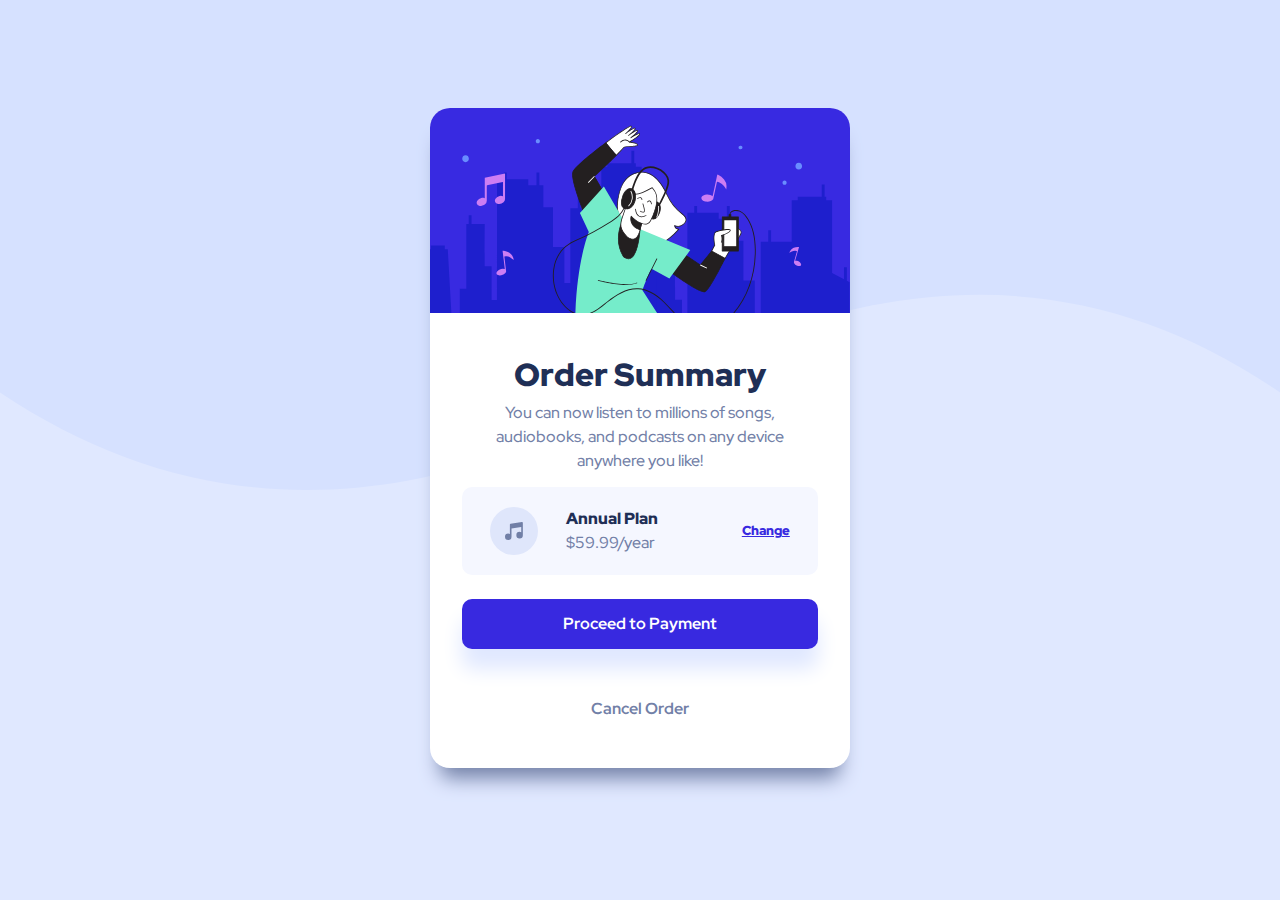
<file: index.html>
<!DOCTYPE html>
<html lang="en">
<head>
  <meta charset="UTF-8">
  <meta name="viewport" content="width=device-width, initial-scale=1.0"> <!-- displays site properly based on user's device -->

  <link rel="icon" type="image/png" sizes="32x32" href="./images/favicon-32x32.png">
  <link rel='stylesheet' href='styles.css' />
  
  <link rel="preconnect" href="https://fonts.googleapis.com">
  <link rel="preconnect" href="https://fonts.gstatic.com" crossorigin>
  <link href="https://fonts.googleapis.com/css2?family=Red+Hat+Display:wght@500;700;900&display=swap" rel="stylesheet">

  <title>Frontend Mentor | Order summary card</title>

  <!-- Feel free to remove these styles or customise in your own stylesheet 👍 -->
  <style>
    .attribution { font-size: 11px; text-align: center; }
    .attribution a { color: hsl(228, 45%, 44%); }
  </style>
</head>
<body>
  <main class='order_component'>
    <img id='illustration-hero' src='./images/illustration-hero.svg' 
    alt='Image of a person wearing headphones while listening and dancing to music on their phone'/>
    <section class="order_summary">
      <h1>Order Summary</h1>
  
      <p>
        You can now listen to millions of songs, audiobooks, and podcasts on any 
        device anywhere you like!
      </p>
  
      <section class="order_details">
        <img id="icon-music" src='./images/icon-music.svg'
          alt='A circle icon with a music note in the center'
          class="order_grid_item"/>
        <h2 class="order_grid_item">
          Annual Plan
        </h2>
        <strong class="order_grid_item">
          $59.99/year
        </strong>
  
        <a class="order_grid_item" 
        href="#" role="button">
          Change
        </a>
      </section>
  
      <button class="proceed">Proceed to Payment</button>
      <button class="cancel">Cancel Order</button>
    </section>
  </main>
  <footer>
    <div class="attribution">
      Challenge by <a href="https://www.frontendmentor.io?ref=challenge" target="_blank">Frontend Mentor</a>. 
      Coded by <a href="#">Ryan Kevin Atienza</a>.
    </div>
  </footer>
</body>
</html>
</file>
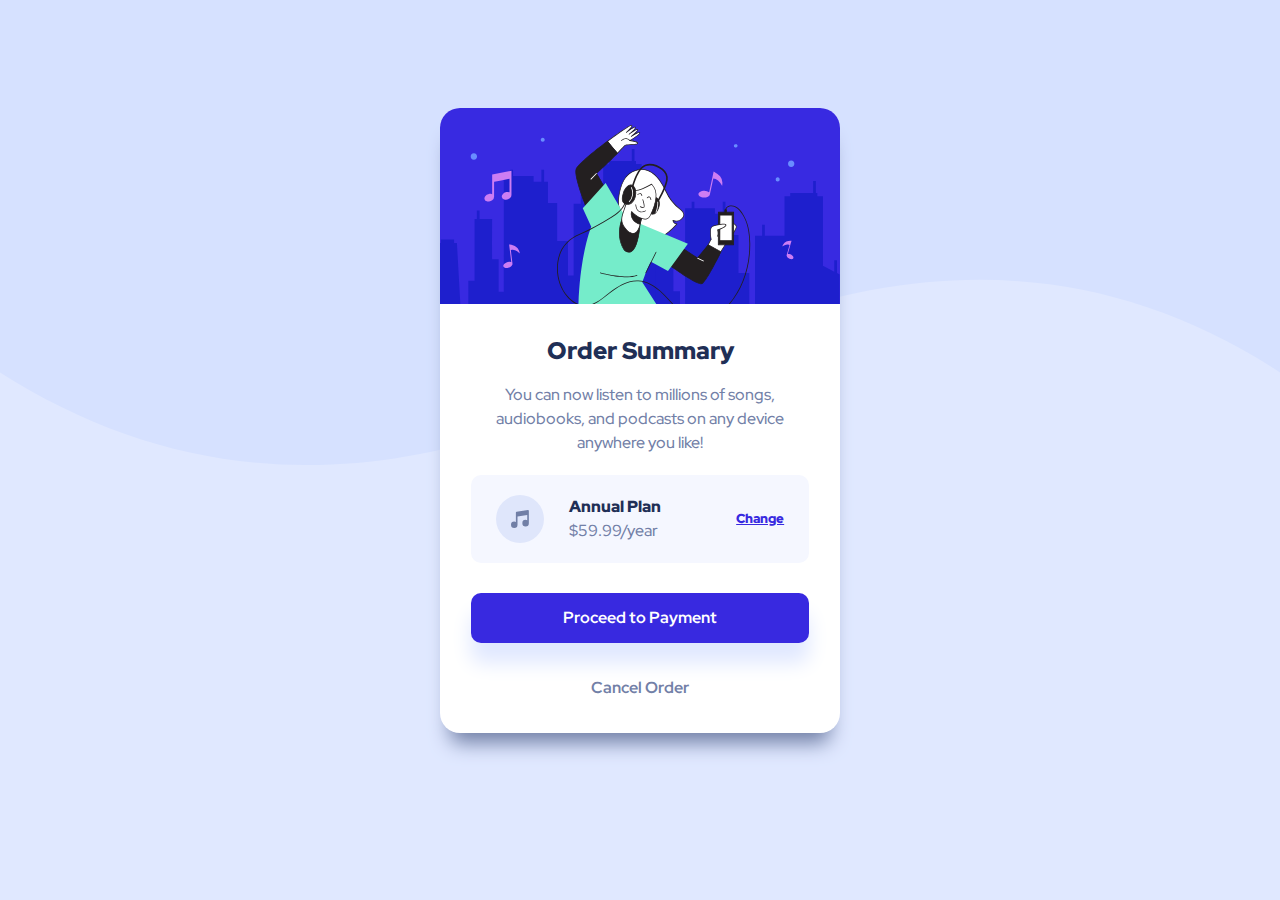
<file: src/index.html>
<!DOCTYPE html>
<html lang="en">
<head>
  <meta charset="UTF-8">
  <meta name="viewport" content="width=device-width, initial-scale=1.0"> <!-- displays site properly based on user's device -->

  <link rel="icon" type="image/png" sizes="32x32" href="../images/favicon-32x32.png">
  <link rel='stylesheet' href='styles.css' />
  
  <link rel="preconnect" href="https://fonts.googleapis.com">
  <link rel="preconnect" href="https://fonts.gstatic.com" crossorigin>
  <link href="https://fonts.googleapis.com/css2?family=Red+Hat+Display:wght@500;700;900&display=swap" rel="stylesheet">

  <title>Frontend Mentor | Order summary card</title>

  <!-- Feel free to remove these styles or customise in your own stylesheet 👍 -->
  <style>
    .attribution { font-size: 11px; text-align: center; }
    .attribution a { color: hsl(228, 45%, 44%); }
  </style>
</head>
<body>
  <div class='order_component'>
    <img id='illustration-hero' src='../images/illustration-hero.svg' 
    alt='Image of a person wearing headphones while listening and dancing to music on their phone'/>
    <section class="order_summary">
      <h2>Order Summary</h2>
  
      <p>
        You can now listen to millions of songs, audiobooks, and podcasts on any 
        device anywhere you like!
      </p>
  
      <section class="order_details">
        <img id="icon-music" src='../images/icon-music.svg'
          alt='A circle icon with a music note in the center'
          class="order_grid_item"/>
        <h4 class="order_grid_item">
          Annual Plan
        </h4>
        <strong class="order_grid_item">
          $59.99/year
        </strong>
  
        <a class="order_grid_item" 
        href="#" role="button">
          Change
        </a>
      </section>
  
      <button class="proceed">Proceed to Payment</button>
      <button class="cancel">Cancel Order</button>
    </section>
  </div>
  <div class="attribution">
    Challenge by <a href="https://www.frontendmentor.io?ref=challenge" target="_blank">Frontend Mentor</a>. 
    Coded by <a href="#">Ryan Kevin Atienza</a>.
  </div>
</body>
</html>
</file>
<file: styles.css>
.order_component {
  display: flex;
  flex-direction: column;
  position: relative;
  height: 650px;
  margin: auto;
  border-radius: 20px;
  background-color: white;
  box-shadow: 0px 20px 20px -10px #7280a7;
  padding-bottom: 10px;
  top: 100px;
}

html {
  background-color: #e0e8ff;
  background-size: 100% 70%;
  background-repeat: no-repeat;
}

@media screen and (max-width: 425px) {
  .order_component {
    width: 87vw;
  }

  html {
    background-image: url("./images/pattern-background-mobile.svg");
  }
}
@media screen and (min-width: 426px) {
  .order_component {
    width: 420px;
  }

  html {
    background-image: url("./images/pattern-background-desktop.svg");
  }
}
* {
  font-family: "Red Hat Display", sans-serif;
  font-weight: 500;
  text-align: center;
  line-height: 1.5rem;
}

p {
  font-size: 16px;
  color: #7280a7;
  margin: 0;
  padding: 0 15px;
}

h1, h2 {
  font-weight: 900;
  color: #1f2f56;
  margin-top: 35px;
  margin-bottom: 0px;
}

button {
  font-weight: 700;
  font-size: 16px;
  width: inherit;
  margin: 10px auto;
  padding: 13px 10px;
  border: none;
  border-radius: 10px;
}

.proceed {
  background-color: #3829e0;
  color: white;
  box-shadow: 0 20px 20px #e0e8ff;
}

.proceed:hover {
  background-color: #3829e0;
  opacity: 0.7;
}

.cancel {
  background-color: transparent;
  color: #7280a7;
}

.cancel:hover {
  color: #1f2f56;
}

.order_component img {
  object-fit: contain;
  border-radius: 20px 20px 0 0;
}

.order_summary {
  display: flex;
  flex-direction: column;
  justify-content: space-evenly;
  height: 100%;
  width: 92%;
  margin: 0 auto;
}

.order_details {
  background-color: #f5f7ff;
  border-radius: 10px;
  width: inherit;
  margin: 0 auto;
  display: grid;
  grid-template-columns: 3;
  grid-template-rows: 2;
  padding: 20px 0;
}

.order_grid_item {
  width: fit-content;
  align-self: center;
  justify-self: center;
}

.order_details img {
  grid-column: 1/1;
  grid-row: 1/span 2;
}

.order_details h2 {
  grid-column: 2/2;
  grid-row: 1/1;
  justify-self: left;
  font-size: 16px;
  margin: 0 0;
}

.order_details strong {
  grid-column: 2/2;
  grid-row: 2/2;
  justify-self: left;
  color: #7280a7;
}

.order_details a {
  grid-column: 3/3;
  grid-row: 1/span 2;
  color: #3829e0;
  font-size: 0.8rem;
  font-weight: 900;
}

.order_details a:hover {
  opacity: 0.7;
  text-decoration: none;
}

/*# sourceMappingURL=styles.css.map */
</file>
<file: src/styles.css>
.order_component {
  display: flex;
  flex-direction: column;
  position: relative;
  height: fit-content;
  margin: auto;
  border-radius: 20px;
  background-color: white;
  box-shadow: 0px 20px 20px -10px #7280a7;
  padding-bottom: 10px;
  top: 100px;
}

html {
  background-color: #e0e8ff;
  background-size: 100% 70%;
  background-repeat: no-repeat;
}

@media screen and (max-width: 425px) {
  .order_component {
    width: 87vw;
  }

  html {
    background-image: url("../images/pattern-background-mobile.svg");
  }
}
@media screen and (min-width: 426px) {
  .order_component {
    width: 400px;
  }

  html {
    background-image: url("../images/pattern-background-desktop.svg");
  }
}
* {
  font-family: "Red Hat Display", sans-serif;
  font-weight: 500;
  text-align: center;
  line-height: 1.5rem;
}

p {
  font-size: 16px;
  color: #7280a7;
  margin: 0;
  padding: 20px 15px;
}

h2, h4 {
  font-weight: 900;
  color: #1f2f56;
  margin-top: 35px;
  margin-bottom: 0px;
}

button {
  font-weight: 700;
  font-size: 16px;
  width: inherit;
  margin: 10px auto;
  padding: 13px 10px;
  border: none;
  border-radius: 10px;
}

.proceed {
  background-color: #3829e0;
  color: white;
  box-shadow: 0 20px 20px #e0e8ff;
}

.proceed:hover {
  background-color: #3829e0;
  opacity: 0.7;
}

.cancel {
  background-color: transparent;
  color: #7280a7;
}

.cancel:hover {
  color: #1f2f56;
}

.order_component img {
  object-fit: contain;
  border-radius: 20px 20px 0 0;
}

.order_summary {
  display: flex;
  flex-direction: column;
  width: 92%;
  margin: 0 auto;
}

.order_details {
  background-color: #f5f7ff;
  border-radius: 10px;
  width: inherit;
  margin: auto;
  margin-bottom: 20px;
  display: grid;
  grid-template-columns: 3;
  grid-template-rows: 2;
  padding: 20px 0;
}

.order_grid_item {
  width: fit-content;
  align-self: center;
  justify-self: center;
}

.order_details img {
  grid-column: 1/1;
  grid-row: 1/span 2;
}

.order_details h4 {
  grid-column: 2/2;
  grid-row: 1/1;
  justify-self: left;
  margin: 0 0;
}

.order_details strong {
  grid-column: 2/2;
  grid-row: 2/2;
  justify-self: left;
  color: #7280a7;
}

.order_details a {
  grid-column: 3/3;
  grid-row: 1/span 2;
  color: #3829e0;
  font-size: 0.8rem;
  font-weight: 900;
}

.order_details a:hover {
  opacity: 0.7;
  text-decoration: none;
}

/*# sourceMappingURL=styles.css.map */
</file>
